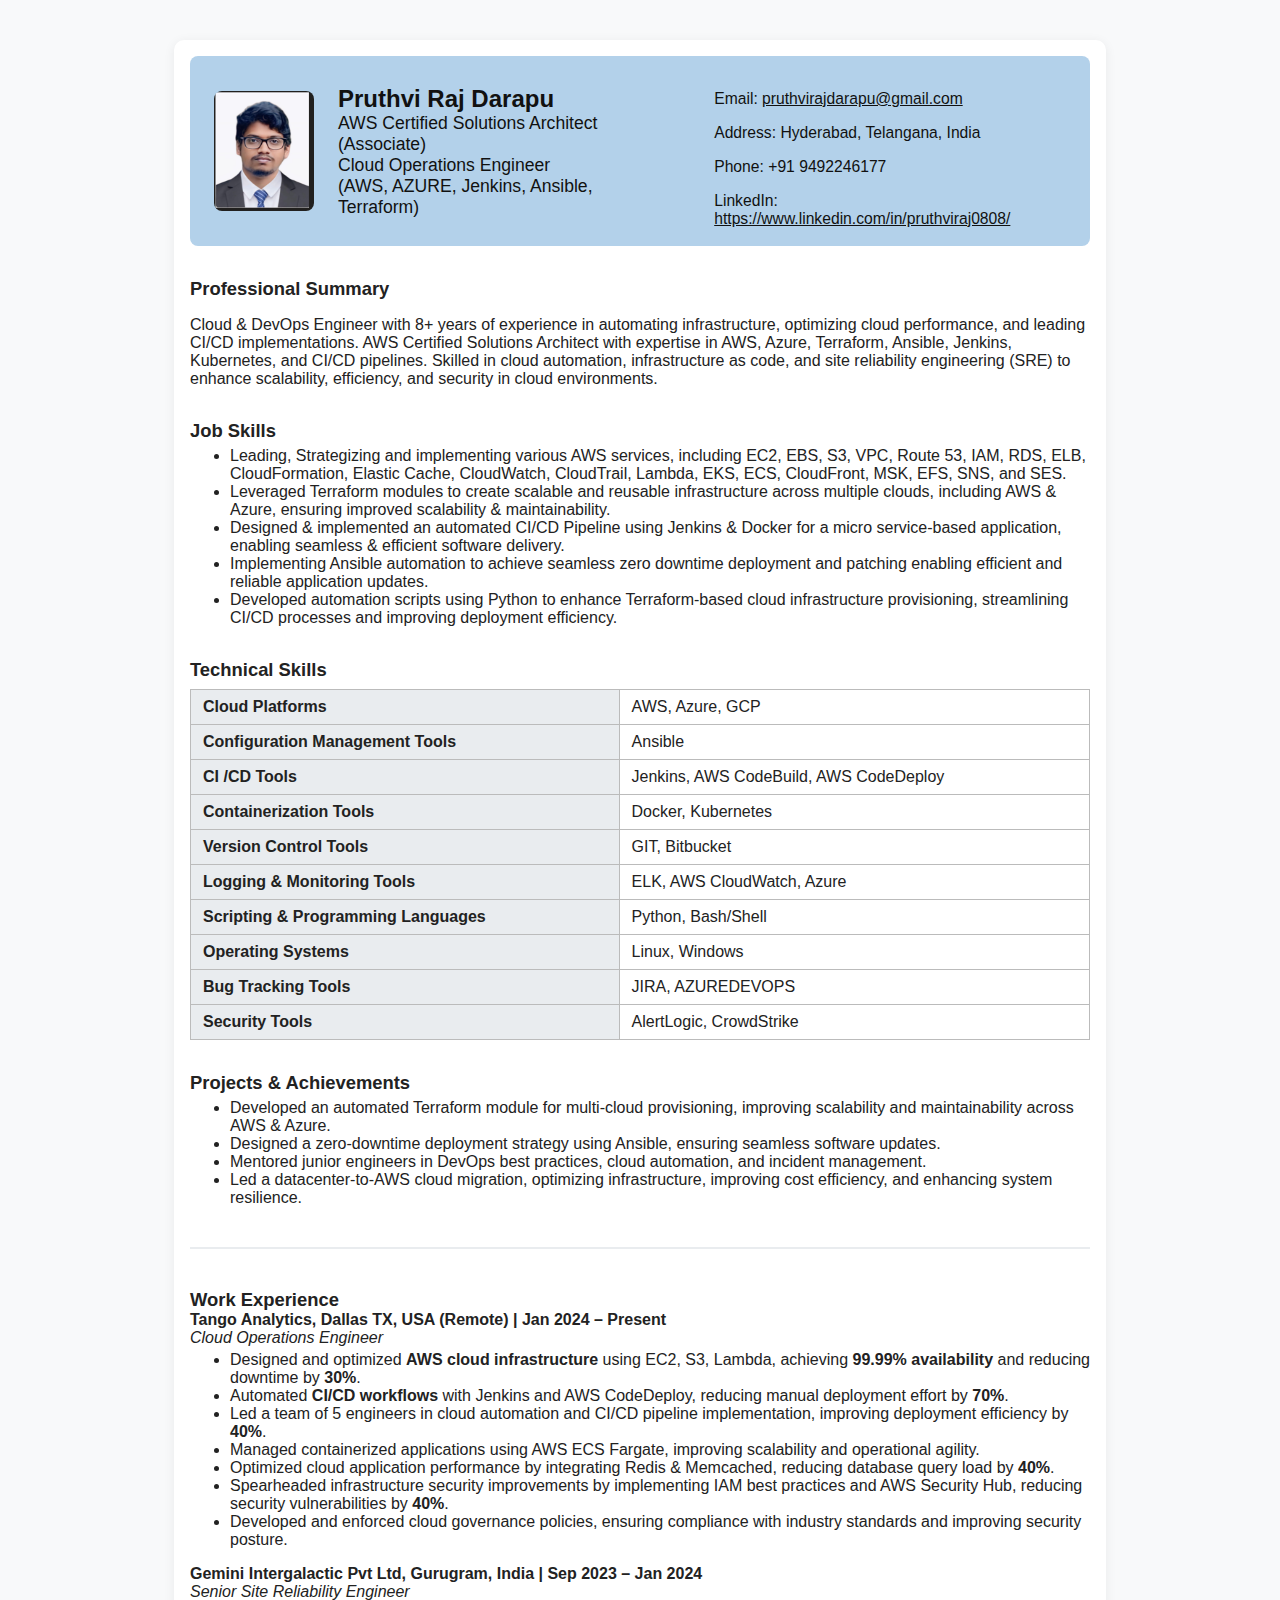
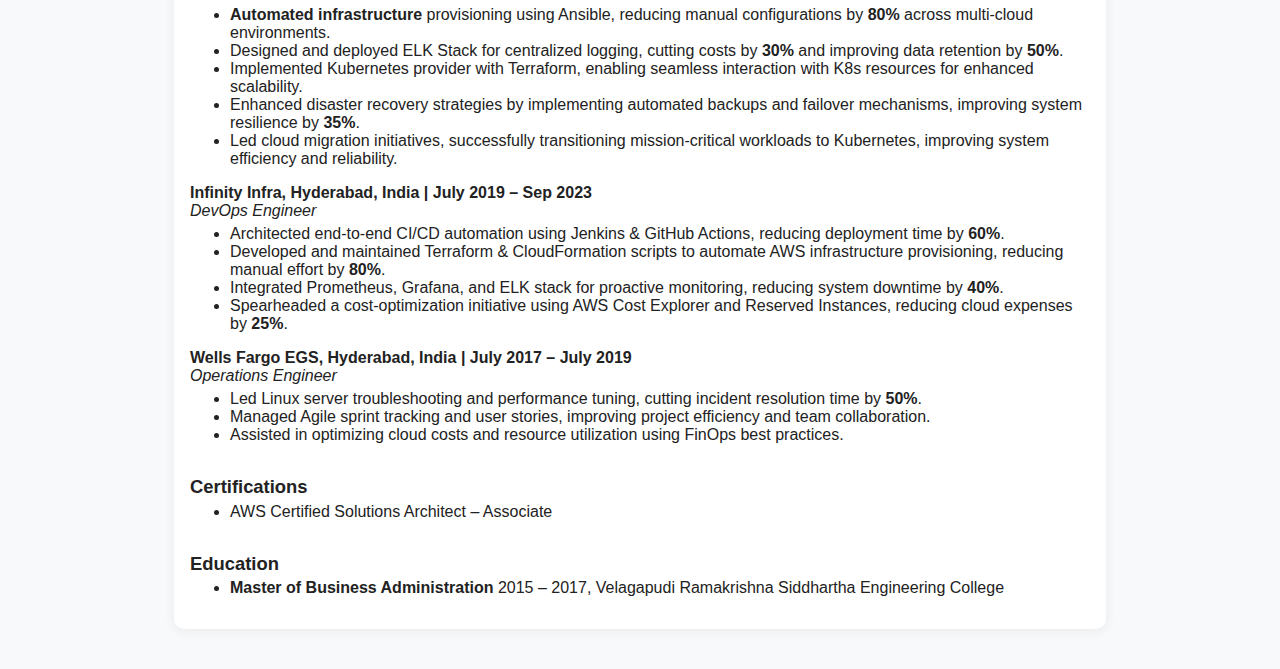
<file: index.html>
<!DOCTYPE html>
<html lang="en">
<head>
    <meta charset="UTF-8">
    <title>Pruthvi Raj Darapu - Resume</title>
    <meta name="viewport" content="width=device-width, initial-scale=1">
    <link rel="stylesheet" href="css/style.css">
    <style>
        /* Responsive improvements */
        .container {
            max-width: 900px;
            margin: 0 auto;
            padding: 16px;
        }
        .profile-header {
            display: flex;
            align-items: center;
            gap: 24px;
        }
        .profile-header img {
            flex-shrink: 0;
        }
        .contact {
            margin-top: 16px;
            display: flex;
            flex-wrap: wrap;
            gap: 16px;
        }
        .contact > div {
            min-width: 220px;
        }
        table {
            width: 100%;
            border-collapse: collapse;
        }
        th, td {
            padding: 8px 12px;
            text-align: left;
        }
        @media (max-width: 700px) {
            .profile-header {
                flex-direction: column;
                align-items: flex-start;
                gap: 12px;
            }
            .profile-header img {
                width: 80px;
                height: 96px;
            }
            .contact {
                flex-direction: column;
                gap: 6px;
            }
            .container {
                padding: 6px;
            }
            table, th, td {
                font-size: 15px;
            }
        }
        @media (max-width: 480px) {
            .container {
                padding: 2px;
            }
            .section-title {
                font-size: 1.1em;
            }
            table, th, td {
                font-size: 13px;
            }
            .profile-header img {
                width: 60px;
                height: 72px;
            }
        }
    </style>
</head>
<body>
<div class="container">
    <div class="header profile-banner">
        <div class="profile-header">
            <img src="pruthvi.png" alt="Pruthvi Raj Darapu" style="width:100px;height:120px;border-radius:8px;">
            <div>
                <div class="name-title">Pruthvi Raj Darapu</div>
                <div class="subtitle">
                    AWS Certified Solutions Architect (Associate)<br>
                    Cloud Operations Engineer<br>
                    (AWS, AZURE, Jenkins, Ansible, Terraform)
                </div>
            </div>
        </div>
        <div class="contact">
            <div>Email: <a href="mailto:pruthvirajdarapu@gmail.com">pruthvirajdarapu@gmail.com</a></div>
            <div>Address: Hyderabad, Telangana, India</div>
            <div>Phone: +91 9492246177</div>
            <div>LinkedIn: <a href="https://www.linkedin.com/in/pruthviraj0808/" target="_blank">https://www.linkedin.com/in/pruthviraj0808/</a></div>
        </div>
    </div>

    <div class="section-title">Professional Summary</div>
    <p>
        Cloud &amp; DevOps Engineer with 8+ years of experience in automating infrastructure, optimizing cloud performance, and leading CI/CD implementations. AWS Certified Solutions Architect with expertise in AWS, Azure, Terraform, Ansible, Jenkins, Kubernetes, and CI/CD pipelines. Skilled in cloud automation, infrastructure as code, and site reliability engineering (SRE) to enhance scalability, efficiency, and security in cloud environments.
    </p>

    <div class="section-title">Job Skills</div>
    <ul>
        <li>Leading, Strategizing and implementing various AWS services, including EC2, EBS, S3, VPC, Route 53, IAM, RDS, ELB, CloudFormation, Elastic Cache, CloudWatch, CloudTrail, Lambda, EKS, ECS, CloudFront, MSK, EFS, SNS, and SES.</li>
        <li>Leveraged Terraform modules to create scalable and reusable infrastructure across multiple clouds, including AWS &amp; Azure, ensuring improved scalability &amp; maintainability.</li>
        <li>Designed &amp; implemented an automated CI/CD Pipeline using Jenkins &amp; Docker for a micro service-based application, enabling seamless &amp; efficient software delivery.</li>
        <li>Implementing Ansible automation to achieve seamless zero downtime deployment and patching enabling efficient and reliable application updates.</li>
        <li>Developed automation scripts using Python to enhance Terraform-based cloud infrastructure provisioning, streamlining CI/CD processes and improving deployment efficiency.</li>
    </ul>

    <div class="section-title">Technical Skills</div>
    <table>
        <tr>
            <th>Cloud Platforms</th>
            <td>AWS, Azure, GCP</td>
        </tr>
        <tr>
            <th>Configuration Management Tools</th>
            <td>Ansible</td>
        </tr>
        <tr>
            <th>CI /CD Tools</th>
            <td>Jenkins, AWS CodeBuild, AWS CodeDeploy</td>
        </tr>
        <tr>
            <th>Containerization Tools</th>
            <td>Docker, Kubernetes</td>
        </tr>
        <tr>
            <th>Version Control Tools</th>
            <td>GIT, Bitbucket</td>
        </tr>
        <tr>
            <th>Logging &amp; Monitoring Tools</th>
            <td>ELK, AWS CloudWatch, Azure</td>
        </tr>
        <tr>
            <th>Scripting &amp; Programming Languages</th>
            <td>Python, Bash/Shell</td>
        </tr>
        <tr>
            <th>Operating Systems</th>
            <td>Linux, Windows</td>
        </tr>
        <tr>
            <th>Bug Tracking Tools</th>
            <td>JIRA, AZUREDEVOPS</td>
        </tr>
        <tr>
            <th>Security Tools</th>
            <td>AlertLogic, CrowdStrike</td>
        </tr>
    </table>

    <div class="section-title">Projects &amp; Achievements</div>
    <ul>
        <li>Developed an automated Terraform module for multi-cloud provisioning, improving scalability and maintainability across AWS &amp; Azure.</li>
        <li>Designed a zero-downtime deployment strategy using Ansible, ensuring seamless software updates.</li>
        <li>Mentored junior engineers in DevOps best practices, cloud automation, and incident management.</li>
        <li>Led a datacenter-to-AWS cloud migration, optimizing infrastructure, improving cost efficiency, and enhancing system resilience.</li>
    </ul>

    <hr style="margin:40px 0; border:0; border-top:2px solid #e9ecef;">

    <div class="section-title">Work Experience</div>
    <div>
        <strong>Tango Analytics, Dallas TX, USA (Remote) | Jan 2024 – Present</strong><br>
        <em>Cloud Operations Engineer</em>
        <ul>
            <li>Designed and optimized <b>AWS cloud infrastructure</b> using EC2, S3, Lambda, achieving <b>99.99% availability</b> and reducing downtime by <b>30%</b>.</li>
            <li>Automated <b>CI/CD workflows</b> with Jenkins and AWS CodeDeploy, reducing manual deployment effort by <b>70%</b>.</li>
            <li>Led a team of 5 engineers in cloud automation and CI/CD pipeline implementation, improving deployment efficiency by <b>40%</b>.</li>
            <li>Managed containerized applications using AWS ECS Fargate, improving scalability and operational agility.</li>
            <li>Optimized cloud application performance by integrating Redis &amp; Memcached, reducing database query load by <b>40%</b>.</li>
            <li>Spearheaded infrastructure security improvements by implementing IAM best practices and AWS Security Hub, reducing security vulnerabilities by <b>40%</b>.</li>
            <li>Developed and enforced cloud governance policies, ensuring compliance with industry standards and improving security posture.</li>
        </ul>
    </div>
    <div>
        <strong>Gemini Intergalactic Pvt Ltd, Gurugram, India | Sep 2023 – Jan 2024</strong><br>
        <em>Senior Site Reliability Engineer</em>
        <ul>
            <li><b>Automated infrastructure</b> provisioning using Ansible, reducing manual configurations by <b>80%</b> across multi-cloud environments.</li>
            <li>Designed and deployed ELK Stack for centralized logging, cutting costs by <b>30%</b> and improving data retention by <b>50%</b>.</li>
            <li>Implemented Kubernetes provider with Terraform, enabling seamless interaction with K8s resources for enhanced scalability.</li>
            <li>Enhanced disaster recovery strategies by implementing automated backups and failover mechanisms, improving system resilience by <b>35%</b>.</li>
            <li>Led cloud migration initiatives, successfully transitioning mission-critical workloads to Kubernetes, improving system efficiency and reliability.</li>
        </ul>
    </div>
    <div>
        <strong>Infinity Infra, Hyderabad, India | July 2019 – Sep 2023</strong><br>
        <em>DevOps Engineer</em>
        <ul>
            <li>Architected end-to-end CI/CD automation using Jenkins &amp; GitHub Actions, reducing deployment time by <b>60%</b>.</li>
            <li>Developed and maintained Terraform &amp; CloudFormation scripts to automate AWS infrastructure provisioning, reducing manual effort by <b>80%</b>.</li>
            <li>Integrated Prometheus, Grafana, and ELK stack for proactive monitoring, reducing system downtime by <b>40%</b>.</li>
            <li>Spearheaded a cost-optimization initiative using AWS Cost Explorer and Reserved Instances, reducing cloud expenses by <b>25%</b>.</li>
        </ul>
    </div>
    <div>
        <strong>Wells Fargo EGS, Hyderabad, India | July 2017 – July 2019</strong><br>
        <em>Operations Engineer</em>
        <ul>
            <li>Led Linux server troubleshooting and performance tuning, cutting incident resolution time by <b>50%</b>.</li>
            <li>Managed Agile sprint tracking and user stories, improving project efficiency and team collaboration.</li>
            <li>Assisted in optimizing cloud costs and resource utilization using FinOps best practices.</li>
        </ul>
    </div>

    <div class="section-title">Certifications</div>
    <ul>
        <li>AWS Certified Solutions Architect – Associate</li>
    </ul>

    <div class="section-title">Education</div>
    <ul>
        <li><b>Master of Business Administration</b> 2015 – 2017, Velagapudi Ramakrishna Siddhartha Engineering College</li>
    </ul>
</div>
</body>
</html>
</file>
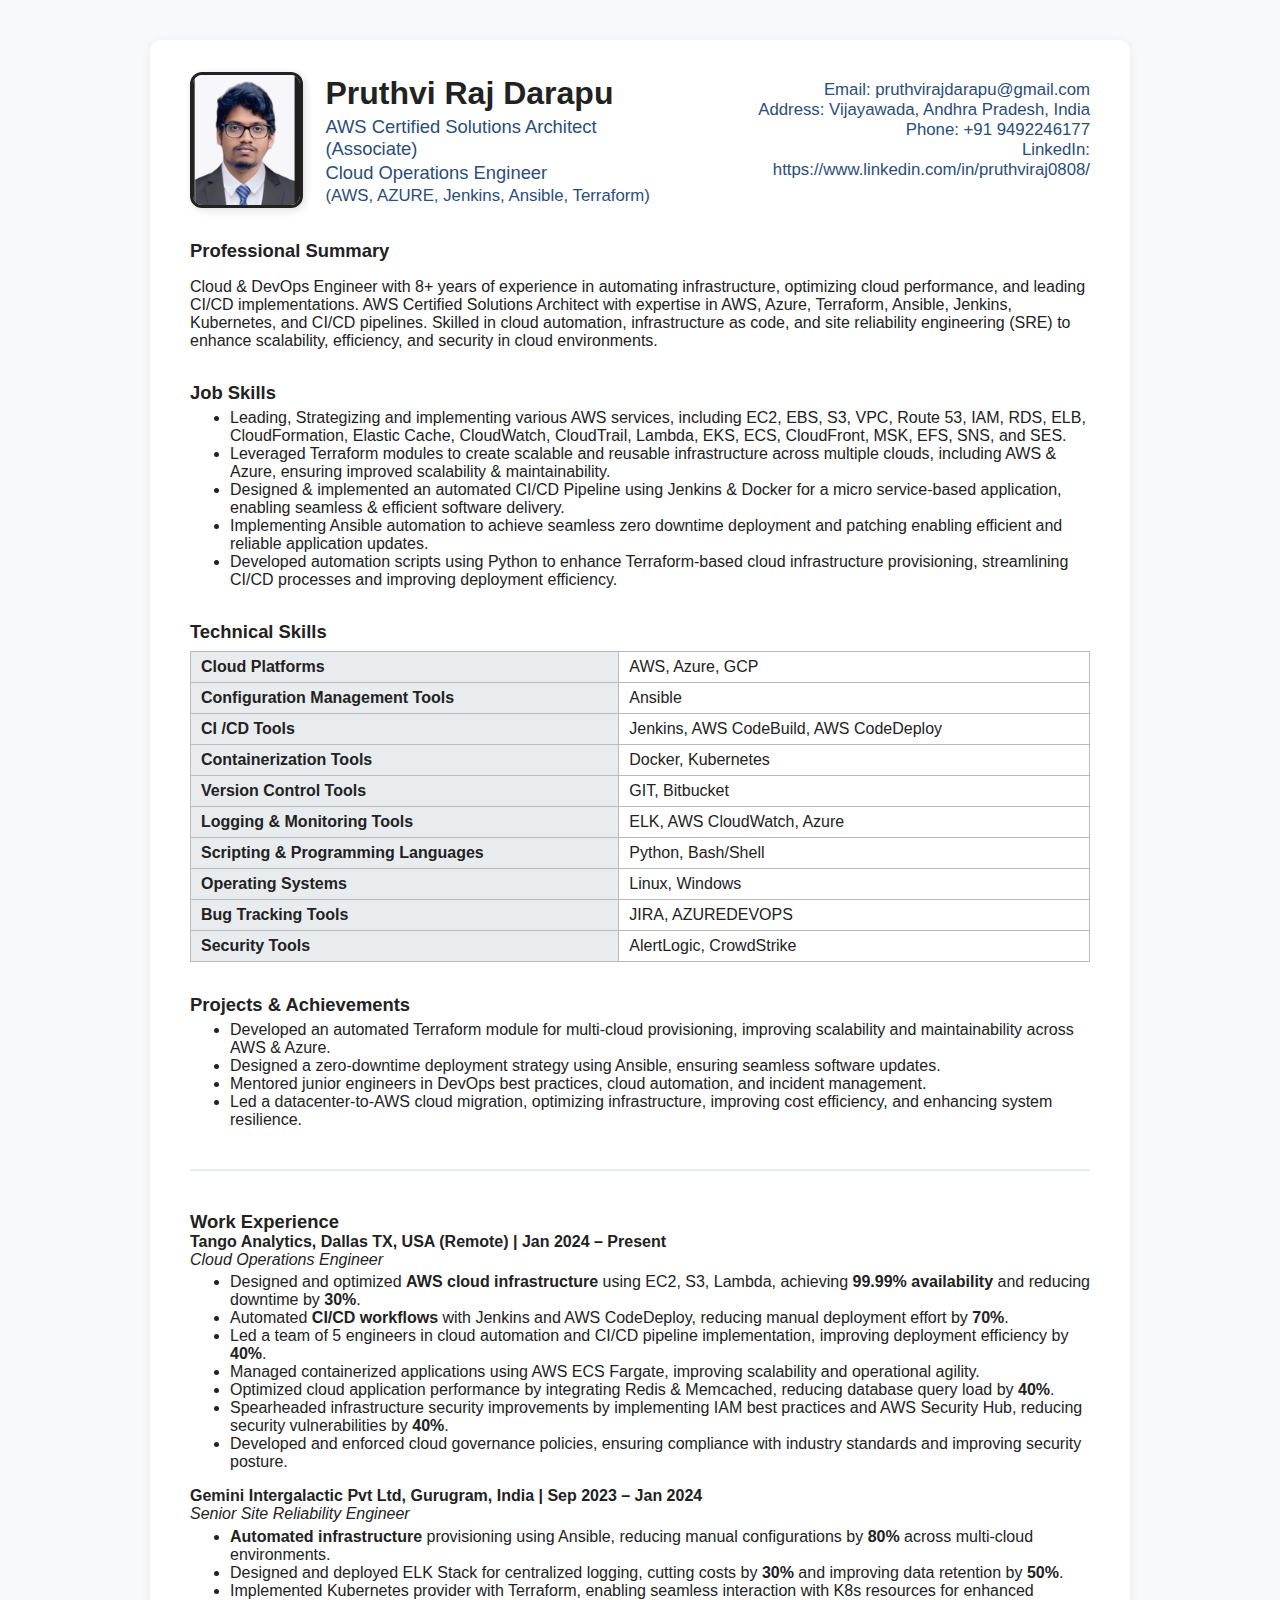
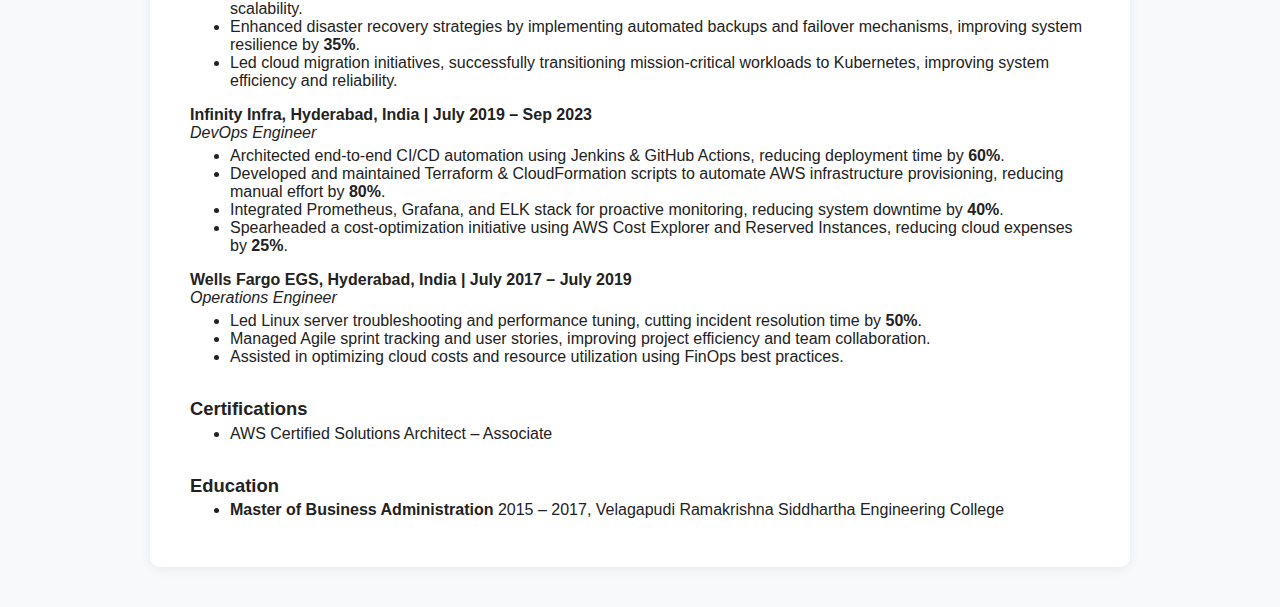
<file: pruthvi-resume/index.html>
<!DOCTYPE html>
<html lang="en">
<head>
    <meta charset="UTF-8">
    <title>Pruthvi Raj Darapu - Resume</title>
    <meta name="viewport" content="width=device-width, initial-scale=1">
    <style>
        body { font-family: Arial, sans-serif; margin: 40px; background: #f8f9fa; color: #222; }
        .container { max-width: 900px; margin: auto; background: #fff; padding: 32px 40px; border-radius: 10px; box-shadow: 0 2px 12px #0001; }
        h1 { margin-bottom: 0; }
        h2 { color: #2a4d7a; margin-top: 32px; }
        .profile-highlight {
            background: #b3d1ea;
            border-radius: 8px;
            padding: 18px 22px;
            display: flex;
            align-items: center;
            gap: 22px;
            margin-bottom: 32px;
        }
        .contact { text-align: right; font-size: 0.98em; }
        .section-title { font-weight: bold; margin-top: 32px; font-size: 1.15em; }
        ul { margin-top: 0.3em; }
        table { border-collapse: collapse; width: 100%; margin-top: 0.5em; }
        th, td { border: 1px solid #bbb; padding: 6px 10px; text-align: left; }
        th { background: #e9ecef; }
        .name-title { font-size: 1.5em; font-weight: bold; }
        .subtitle { font-size: 1.1em; color: #2a4d7a; }
        a { color: #2a4d7a; text-decoration: none; }
        a:hover { text-decoration: underline; }
        .page-break { page-break-before: always; }
        .profile-header {
            display: flex;
            align-items: center;
            gap: 20px;
        }
        .profile-row {
            display: flex;
            align-items: flex-start;
            justify-content: space-between;
            margin-bottom: 32px;
            gap: 24px;
        }
        .profile-left {
            display: flex;
            align-items: center;
            gap: 22px;
        }
        .profile-photo {
            width: 110px;
            height: 130px;
            border-radius: 12px;
            border: 3px solid #222;
            box-shadow: 2px 2px 8px #0002;
            object-fit: cover;
        }
        .profile-info .name-title {
            font-size: 2em;
            font-weight: bold;
            margin-bottom: 4px;
        }
        .profile-info .subtitle {
            font-size: 1.15em;
            color: #2a4d7a;
            margin-bottom: 2px;
        }
        .profile-info .subtitle2 {
            font-size: 1.05em;
            color: #2a4d7a;
        }
        .profile-contact {
            text-align: right;
            font-size: 1.05em;
            color: #2a4d7a;
            min-width: 270px;
            margin-top: 8px;
        }
        @media (max-width: 700px) {
            .profile-row { flex-direction: column; gap: 12px; }
            .profile-contact { text-align: left; margin-top: 10px; }
        }
    </style>
</head>
<body>
<div class="container">
    <div class="profile-row">
        <div class="profile-left">
            <img src="pruthvi.png" alt="Pruthvi Raj Darapu" class="profile-photo">
            <div class="profile-info">
                <div class="name-title">Pruthvi Raj Darapu</div>
                <div class="subtitle">AWS Certified Solutions Architect (Associate)</div>
                <div class="subtitle">Cloud Operations Engineer</div>
                <div class="subtitle2">(AWS, AZURE, Jenkins, Ansible, Terraform)</div>
            </div>
        </div>
        <div class="profile-contact">
            Email: <a href="mailto:pruthvirajdarapu@gmail.com">pruthvirajdarapu@gmail.com</a><br>
            Address: Vijayawada, Andhra Pradesh, India<br>
            Phone: +91 9492246177<br>
            LinkedIn: <a href="https://www.linkedin.com/in/pruthviraj0808/" target="_blank">https://www.linkedin.com/in/pruthviraj0808/</a>
        </div>
    </div>

    <div class="section-title">Professional Summary</div>
    <p>
        Cloud &amp; DevOps Engineer with 8+ years of experience in automating infrastructure, optimizing cloud performance, and leading CI/CD implementations. AWS Certified Solutions Architect with expertise in AWS, Azure, Terraform, Ansible, Jenkins, Kubernetes, and CI/CD pipelines. Skilled in cloud automation, infrastructure as code, and site reliability engineering (SRE) to enhance scalability, efficiency, and security in cloud environments.
    </p>

    <div class="section-title">Job Skills</div>
    <ul>
        <li>Leading, Strategizing and implementing various AWS services, including EC2, EBS, S3, VPC, Route 53, IAM, RDS, ELB, CloudFormation, Elastic Cache, CloudWatch, CloudTrail, Lambda, EKS, ECS, CloudFront, MSK, EFS, SNS, and SES.</li>
        <li>Leveraged Terraform modules to create scalable and reusable infrastructure across multiple clouds, including AWS &amp; Azure, ensuring improved scalability &amp; maintainability.</li>
        <li>Designed &amp; implemented an automated CI/CD Pipeline using Jenkins &amp; Docker for a micro service-based application, enabling seamless &amp; efficient software delivery.</li>
        <li>Implementing Ansible automation to achieve seamless zero downtime deployment and patching enabling efficient and reliable application updates.</li>
        <li>Developed automation scripts using Python to enhance Terraform-based cloud infrastructure provisioning, streamlining CI/CD processes and improving deployment efficiency.</li>
    </ul>

    <div class="section-title">Technical Skills</div>
    <table>
        <tr>
            <th>Cloud Platforms</th>
            <td>AWS, Azure, GCP</td>
        </tr>
        <tr>
            <th>Configuration Management Tools</th>
            <td>Ansible</td>
        </tr>
        <tr>
            <th>CI /CD Tools</th>
            <td>Jenkins, AWS CodeBuild, AWS CodeDeploy</td>
        </tr>
        <tr>
            <th>Containerization Tools</th>
            <td>Docker, Kubernetes</td>
        </tr>
        <tr>
            <th>Version Control Tools</th>
            <td>GIT, Bitbucket</td>
        </tr>
        <tr>
            <th>Logging &amp; Monitoring Tools</th>
            <td>ELK, AWS CloudWatch, Azure</td>
        </tr>
        <tr>
            <th>Scripting &amp; Programming Languages</th>
            <td>Python, Bash/Shell</td>
        </tr>
        <tr>
            <th>Operating Systems</th>
            <td>Linux, Windows</td>
        </tr>
        <tr>
            <th>Bug Tracking Tools</th>
            <td>JIRA, AZUREDEVOPS</td>
        </tr>
        <tr>
            <th>Security Tools</th>
            <td>AlertLogic, CrowdStrike</td>
        </tr>
    </table>

    <div class="section-title">Projects &amp; Achievements</div>
    <ul>
        <li>Developed an automated Terraform module for multi-cloud provisioning, improving scalability and maintainability across AWS &amp; Azure.</li>
        <li>Designed a zero-downtime deployment strategy using Ansible, ensuring seamless software updates.</li>
        <li>Mentored junior engineers in DevOps best practices, cloud automation, and incident management.</li>
        <li>Led a datacenter-to-AWS cloud migration, optimizing infrastructure, improving cost efficiency, and enhancing system resilience.</li>
    </ul>

    <hr style="margin:40px 0; border:0; border-top:2px solid #e9ecef;">

    <div class="section-title">Work Experience</div>
    <div>
        <strong>Tango Analytics, Dallas TX, USA (Remote) | Jan 2024 – Present</strong><br>
        <em>Cloud Operations Engineer</em>
        <ul>
            <li>Designed and optimized <b>AWS cloud infrastructure</b> using EC2, S3, Lambda, achieving <b>99.99% availability</b> and reducing downtime by <b>30%</b>.</li>
            <li>Automated <b>CI/CD workflows</b> with Jenkins and AWS CodeDeploy, reducing manual deployment effort by <b>70%</b>.</li>
            <li>Led a team of 5 engineers in cloud automation and CI/CD pipeline implementation, improving deployment efficiency by <b>40%</b>.</li>
            <li>Managed containerized applications using AWS ECS Fargate, improving scalability and operational agility.</li>
            <li>Optimized cloud application performance by integrating Redis &amp; Memcached, reducing database query load by <b>40%</b>.</li>
            <li>Spearheaded infrastructure security improvements by implementing IAM best practices and AWS Security Hub, reducing security vulnerabilities by <b>40%</b>.</li>
            <li>Developed and enforced cloud governance policies, ensuring compliance with industry standards and improving security posture.</li>
        </ul>
    </div>
    <div>
        <strong>Gemini Intergalactic Pvt Ltd, Gurugram, India | Sep 2023 – Jan 2024</strong><br>
        <em>Senior Site Reliability Engineer</em>
        <ul>
            <li><b>Automated infrastructure</b> provisioning using Ansible, reducing manual configurations by <b>80%</b> across multi-cloud environments.</li>
            <li>Designed and deployed ELK Stack for centralized logging, cutting costs by <b>30%</b> and improving data retention by <b>50%</b>.</li>
            <li>Implemented Kubernetes provider with Terraform, enabling seamless interaction with K8s resources for enhanced scalability.</li>
            <li>Enhanced disaster recovery strategies by implementing automated backups and failover mechanisms, improving system resilience by <b>35%</b>.</li>
            <li>Led cloud migration initiatives, successfully transitioning mission-critical workloads to Kubernetes, improving system efficiency and reliability.</li>
        </ul>
    </div>
    <div>
        <strong>Infinity Infra, Hyderabad, India | July 2019 – Sep 2023</strong><br>
        <em>DevOps Engineer</em>
        <ul>
            <li>Architected end-to-end CI/CD automation using Jenkins &amp; GitHub Actions, reducing deployment time by <b>60%</b>.</li>
            <li>Developed and maintained Terraform &amp; CloudFormation scripts to automate AWS infrastructure provisioning, reducing manual effort by <b>80%</b>.</li>
            <li>Integrated Prometheus, Grafana, and ELK stack for proactive monitoring, reducing system downtime by <b>40%</b>.</li>
            <li>Spearheaded a cost-optimization initiative using AWS Cost Explorer and Reserved Instances, reducing cloud expenses by <b>25%</b>.</li>
        </ul>
    </div>
    <div>
        <strong>Wells Fargo EGS, Hyderabad, India | July 2017 – July 2019</strong><br>
        <em>Operations Engineer</em>
        <ul>
            <li>Led Linux server troubleshooting and performance tuning, cutting incident resolution time by <b>50%</b>.</li>
            <li>Managed Agile sprint tracking and user stories, improving project efficiency and team collaboration.</li>
            <li>Assisted in optimizing cloud costs and resource utilization using FinOps best practices.</li>
        </ul>
    </div>

    <div class="section-title">Certifications</div>
    <ul>
        <li>AWS Certified Solutions Architect – Associate</li>
    </ul>

    <div class="section-title">Education</div>
    <ul>
        <li><b>Master of Business Administration</b> 2015 – 2017, Velagapudi Ramakrishna Siddhartha Engineering College</li>
    </ul>
</div>
</body>
</html>
</file>
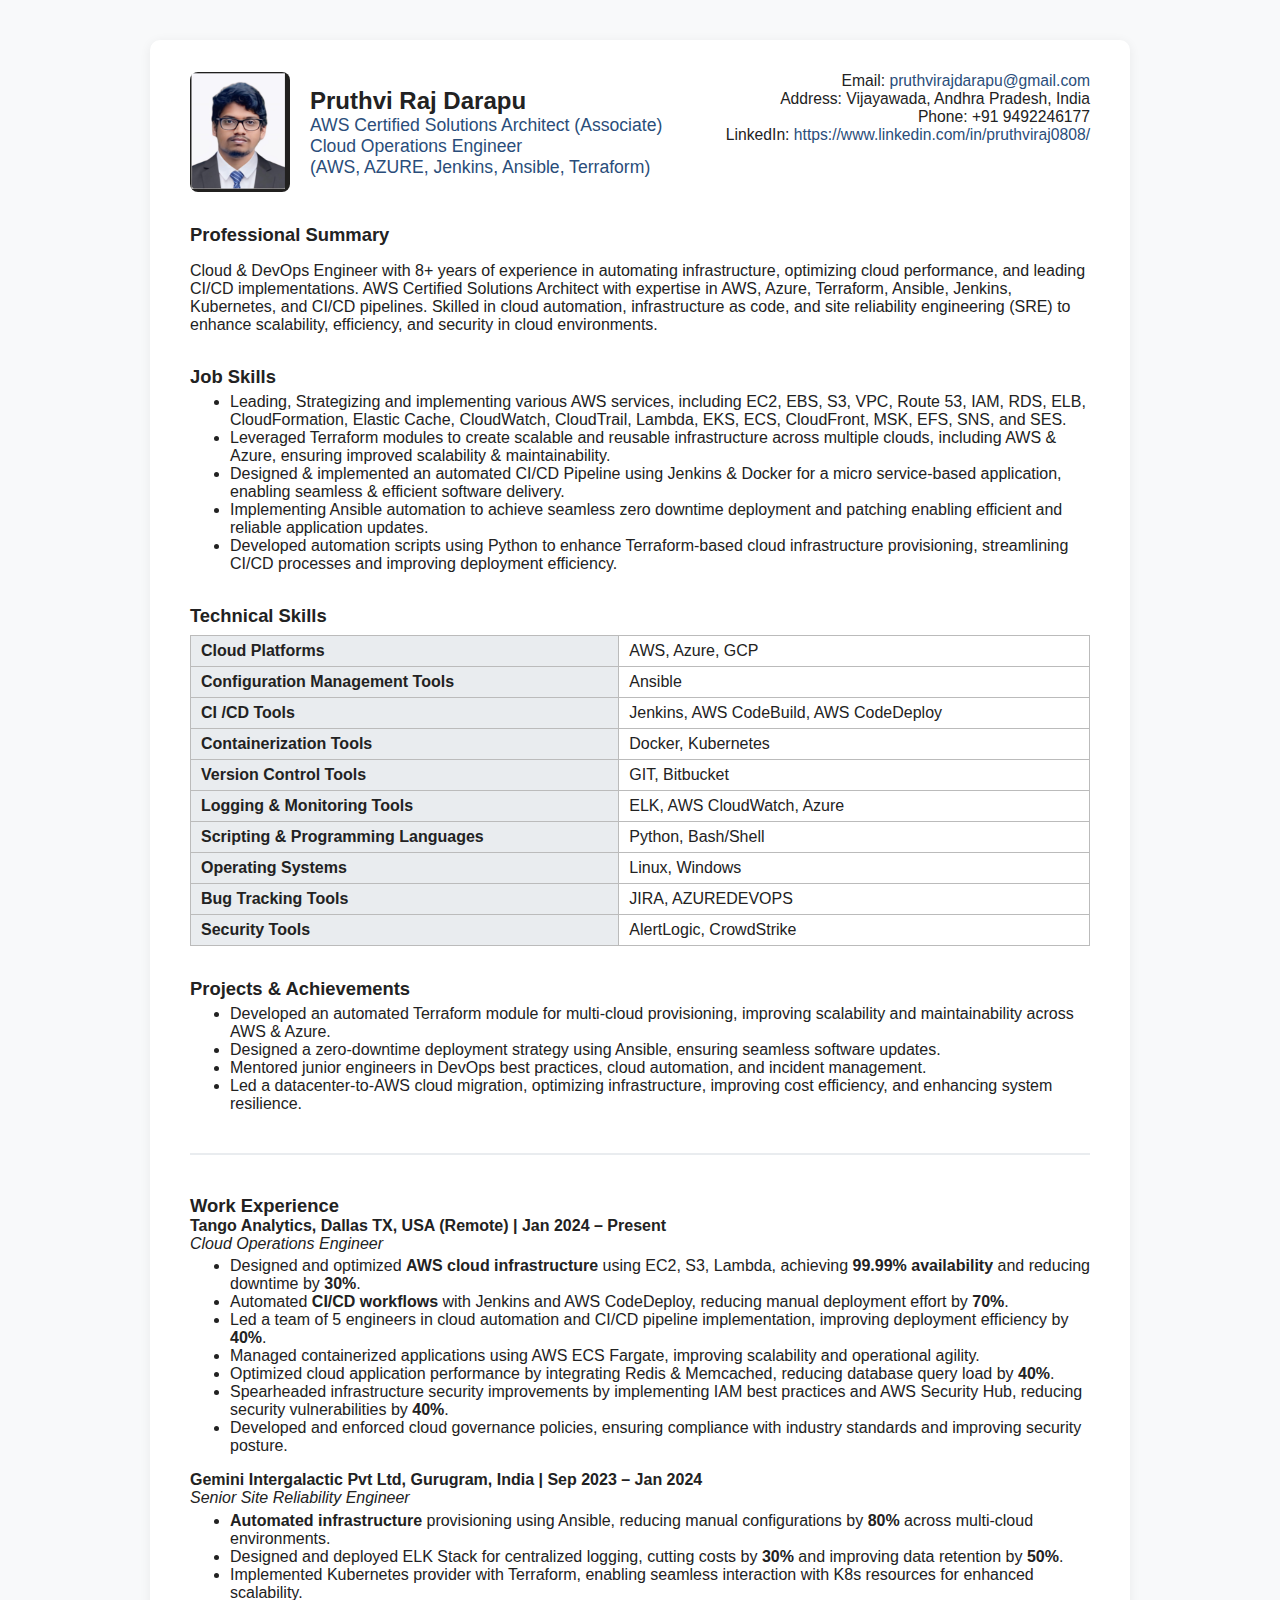
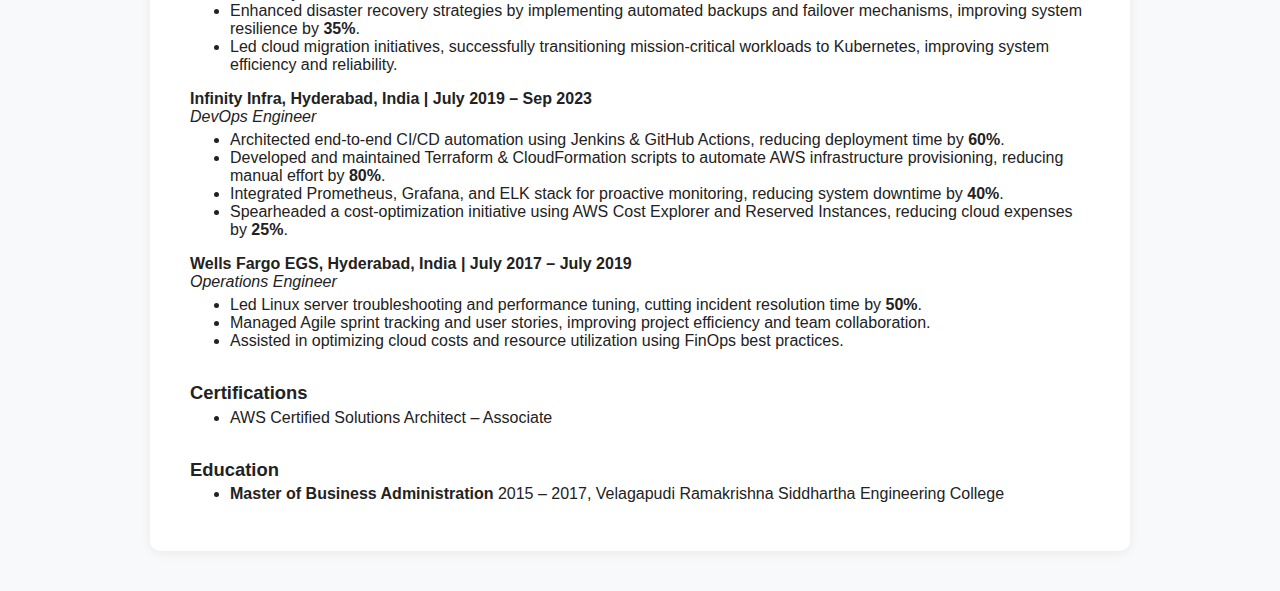
<file: Pruthvi-raj-resume.html>
<!DOCTYPE html>
<html lang="en">
<head>
    <meta charset="UTF-8">
    <title>Pruthvi Raj Darapu - Resume</title>
    <meta name="viewport" content="width=device-width, initial-scale=1">
    <style>
        body { font-family: Arial, sans-serif; margin: 40px; background: #f8f9fa; color: #222; }
        .container { max-width: 900px; margin: auto; background: #fff; padding: 32px 40px; border-radius: 10px; box-shadow: 0 2px 12px #0001; }
        h1 { margin-bottom: 0; }
        h2 { color: #2a4d7a; margin-top: 32px; }
        .header { display: flex; justify-content: space-between; align-items: flex-start; }
        .contact { text-align: right; font-size: 0.98em; }
        .section-title { font-weight: bold; margin-top: 32px; font-size: 1.15em; }
        ul { margin-top: 0.3em; }
        table { border-collapse: collapse; width: 100%; margin-top: 0.5em; }
        th, td { border: 1px solid #bbb; padding: 6px 10px; text-align: left; }
        th { background: #e9ecef; }
        .name-title { font-size: 1.5em; font-weight: bold; }
        .subtitle { font-size: 1.1em; color: #2a4d7a; }
        a { color: #2a4d7a; text-decoration: none; }
        a:hover { text-decoration: underline; }
        .page-break { page-break-before: always; }
        .profile-header {
            display: flex;
            align-items: center;
            gap: 20px;
        }
        @media (max-width: 600px) {
            .container { padding: 12px; }
            .header { flex-direction: column; align-items: flex-start; }
            .contact { text-align: left; margin-top: 10px; }
        }
    </style>
</head>
<body>
<div class="container">
    <div class="header">
        <div class="profile-header">
            <img src="pruthvi.png" alt="Pruthvi Raj Darapu" style="width:100px;height:120px;border-radius:8px;">
            <div>
                <div class="name-title">Pruthvi Raj Darapu</div>
                <div class="subtitle">
                    AWS Certified Solutions Architect (Associate)<br>
                    Cloud Operations Engineer<br>
                    (AWS, AZURE, Jenkins, Ansible, Terraform)
                </div>
            </div>
        </div>
        <div class="contact">
            <div>Email: <a href="mailto:pruthvirajdarapu@gmail.com">pruthvirajdarapu@gmail.com</a></div>
            <div>Address: Vijayawada, Andhra Pradesh, India</div>
            <div>Phone: +91 9492246177</div>
            <div>LinkedIn: <a href="https://www.linkedin.com/in/pruthviraj0808/" target="_blank">https://www.linkedin.com/in/pruthviraj0808/</a></div>
        </div>
    </div>

    <div class="section-title">Professional Summary</div>
    <p>
        Cloud &amp; DevOps Engineer with 8+ years of experience in automating infrastructure, optimizing cloud performance, and leading CI/CD implementations. AWS Certified Solutions Architect with expertise in AWS, Azure, Terraform, Ansible, Jenkins, Kubernetes, and CI/CD pipelines. Skilled in cloud automation, infrastructure as code, and site reliability engineering (SRE) to enhance scalability, efficiency, and security in cloud environments.
    </p>

    <div class="section-title">Job Skills</div>
    <ul>
        <li>Leading, Strategizing and implementing various AWS services, including EC2, EBS, S3, VPC, Route 53, IAM, RDS, ELB, CloudFormation, Elastic Cache, CloudWatch, CloudTrail, Lambda, EKS, ECS, CloudFront, MSK, EFS, SNS, and SES.</li>
        <li>Leveraged Terraform modules to create scalable and reusable infrastructure across multiple clouds, including AWS &amp; Azure, ensuring improved scalability &amp; maintainability.</li>
        <li>Designed &amp; implemented an automated CI/CD Pipeline using Jenkins &amp; Docker for a micro service-based application, enabling seamless &amp; efficient software delivery.</li>
        <li>Implementing Ansible automation to achieve seamless zero downtime deployment and patching enabling efficient and reliable application updates.</li>
        <li>Developed automation scripts using Python to enhance Terraform-based cloud infrastructure provisioning, streamlining CI/CD processes and improving deployment efficiency.</li>
    </ul>

    <div class="section-title">Technical Skills</div>
    <table>
        <tr>
            <th>Cloud Platforms</th>
            <td>AWS, Azure, GCP</td>
        </tr>
        <tr>
            <th>Configuration Management Tools</th>
            <td>Ansible</td>
        </tr>
        <tr>
            <th>CI /CD Tools</th>
            <td>Jenkins, AWS CodeBuild, AWS CodeDeploy</td>
        </tr>
        <tr>
            <th>Containerization Tools</th>
            <td>Docker, Kubernetes</td>
        </tr>
        <tr>
            <th>Version Control Tools</th>
            <td>GIT, Bitbucket</td>
        </tr>
        <tr>
            <th>Logging &amp; Monitoring Tools</th>
            <td>ELK, AWS CloudWatch, Azure</td>
        </tr>
        <tr>
            <th>Scripting &amp; Programming Languages</th>
            <td>Python, Bash/Shell</td>
        </tr>
        <tr>
            <th>Operating Systems</th>
            <td>Linux, Windows</td>
        </tr>
        <tr>
            <th>Bug Tracking Tools</th>
            <td>JIRA, AZUREDEVOPS</td>
        </tr>
        <tr>
            <th>Security Tools</th>
            <td>AlertLogic, CrowdStrike</td>
        </tr>
    </table>

    <div class="section-title">Projects &amp; Achievements</div>
    <ul>
        <li>Developed an automated Terraform module for multi-cloud provisioning, improving scalability and maintainability across AWS &amp; Azure.</li>
        <li>Designed a zero-downtime deployment strategy using Ansible, ensuring seamless software updates.</li>
        <li>Mentored junior engineers in DevOps best practices, cloud automation, and incident management.</li>
        <li>Led a datacenter-to-AWS cloud migration, optimizing infrastructure, improving cost efficiency, and enhancing system resilience.</li>
    </ul>

    <hr style="margin:40px 0; border:0; border-top:2px solid #e9ecef;">

    <div class="section-title">Work Experience</div>
    <div>
        <strong>Tango Analytics, Dallas TX, USA (Remote) | Jan 2024 – Present</strong><br>
        <em>Cloud Operations Engineer</em>
        <ul>
            <li>Designed and optimized <b>AWS cloud infrastructure</b> using EC2, S3, Lambda, achieving <b>99.99% availability</b> and reducing downtime by <b>30%</b>.</li>
            <li>Automated <b>CI/CD workflows</b> with Jenkins and AWS CodeDeploy, reducing manual deployment effort by <b>70%</b>.</li>
            <li>Led a team of 5 engineers in cloud automation and CI/CD pipeline implementation, improving deployment efficiency by <b>40%</b>.</li>
            <li>Managed containerized applications using AWS ECS Fargate, improving scalability and operational agility.</li>
            <li>Optimized cloud application performance by integrating Redis &amp; Memcached, reducing database query load by <b>40%</b>.</li>
            <li>Spearheaded infrastructure security improvements by implementing IAM best practices and AWS Security Hub, reducing security vulnerabilities by <b>40%</b>.</li>
            <li>Developed and enforced cloud governance policies, ensuring compliance with industry standards and improving security posture.</li>
        </ul>
    </div>
    <div>
        <strong>Gemini Intergalactic Pvt Ltd, Gurugram, India | Sep 2023 – Jan 2024</strong><br>
        <em>Senior Site Reliability Engineer</em>
        <ul>
            <li><b>Automated infrastructure</b> provisioning using Ansible, reducing manual configurations by <b>80%</b> across multi-cloud environments.</li>
            <li>Designed and deployed ELK Stack for centralized logging, cutting costs by <b>30%</b> and improving data retention by <b>50%</b>.</li>
            <li>Implemented Kubernetes provider with Terraform, enabling seamless interaction with K8s resources for enhanced scalability.</li>
            <li>Enhanced disaster recovery strategies by implementing automated backups and failover mechanisms, improving system resilience by <b>35%</b>.</li>
            <li>Led cloud migration initiatives, successfully transitioning mission-critical workloads to Kubernetes, improving system efficiency and reliability.</li>
        </ul>
    </div>
    <div>
        <strong>Infinity Infra, Hyderabad, India | July 2019 – Sep 2023</strong><br>
        <em>DevOps Engineer</em>
        <ul>
            <li>Architected end-to-end CI/CD automation using Jenkins &amp; GitHub Actions, reducing deployment time by <b>60%</b>.</li>
            <li>Developed and maintained Terraform &amp; CloudFormation scripts to automate AWS infrastructure provisioning, reducing manual effort by <b>80%</b>.</li>
            <li>Integrated Prometheus, Grafana, and ELK stack for proactive monitoring, reducing system downtime by <b>40%</b>.</li>
            <li>Spearheaded a cost-optimization initiative using AWS Cost Explorer and Reserved Instances, reducing cloud expenses by <b>25%</b>.</li>
        </ul>
    </div>
    <div>
        <strong>Wells Fargo EGS, Hyderabad, India | July 2017 – July 2019</strong><br>
        <em>Operations Engineer</em>
        <ul>
            <li>Led Linux server troubleshooting and performance tuning, cutting incident resolution time by <b>50%</b>.</li>
            <li>Managed Agile sprint tracking and user stories, improving project efficiency and team collaboration.</li>
            <li>Assisted in optimizing cloud costs and resource utilization using FinOps best practices.</li>
        </ul>
    </div>

    <div class="section-title">Certifications</div>
    <ul>
        <li>AWS Certified Solutions Architect – Associate</li>
    </ul>

    <div class="section-title">Education</div>
    <ul>
        <li><b>Master of Business Administration</b> 2015 – 2017, Velagapudi Ramakrishna Siddhartha Engineering College</li>
    </ul>
</div>
</body>
</html>
</file>
<file: css/style.css>
body { font-family: Arial, sans-serif; margin: 40px; background: #f8f9fa; color: #222; }
.container { max-width: 900px; margin: auto; background: #fff; padding: 32px 40px; border-radius: 10px; box-shadow: 0 2px 12px #0001; }
h1 { margin-bottom: 0; }
h2 { color: #2a4d7a; margin-top: 32px; }
.header { display: flex; justify-content: space-between; align-items: center; } /* changed from flex-start to center */
.contact { 
    text-align: left; 
    font-size: 0.98em; 
    display: flex; 
    flex-direction: column; 
    gap: 6px;
    margin-left: 40px;
}
.section-title { font-weight: bold; margin-top: 32px; font-size: 1.15em; }
ul { margin-top: 0.3em; }
table { border-collapse: collapse; width: 100%; margin-top: 0.5em; }
th, td { border: 1px solid #bbb; padding: 6px 10px; text-align: left; }
th { background: #e9ecef; }
.name-title { font-size: 1.5em; font-weight: bold; }
.subtitle { font-size: 1.1em; color: #2a4d7a; }
a { color: #2a4d7a; text-decoration: none; }
a:hover { text-decoration: underline; }
.page-break { page-break-before: always; }
.profile-header {
    display: flex;
    align-items: center;
    gap: 20px;
}
.profile-banner {
    background: #b3d1ea;
    padding: 18px 24px;
    border-radius: 8px;
    margin-bottom: 32px;
    color: #111;
}
.profile-banner .name-title,
.profile-banner .subtitle,
.profile-banner .contact a,
.profile-banner .contact {
    color: #111;
}
.profile-banner .contact a {
    text-decoration: underline;
}
@media (max-width: 600px) {
    .container { padding: 12px; }
    .header { flex-direction: column; align-items: flex-start; }
    .contact { text-align: left; margin-top: 10px; }
    .profile-banner { padding: 10px 6px; }
}
</file>
